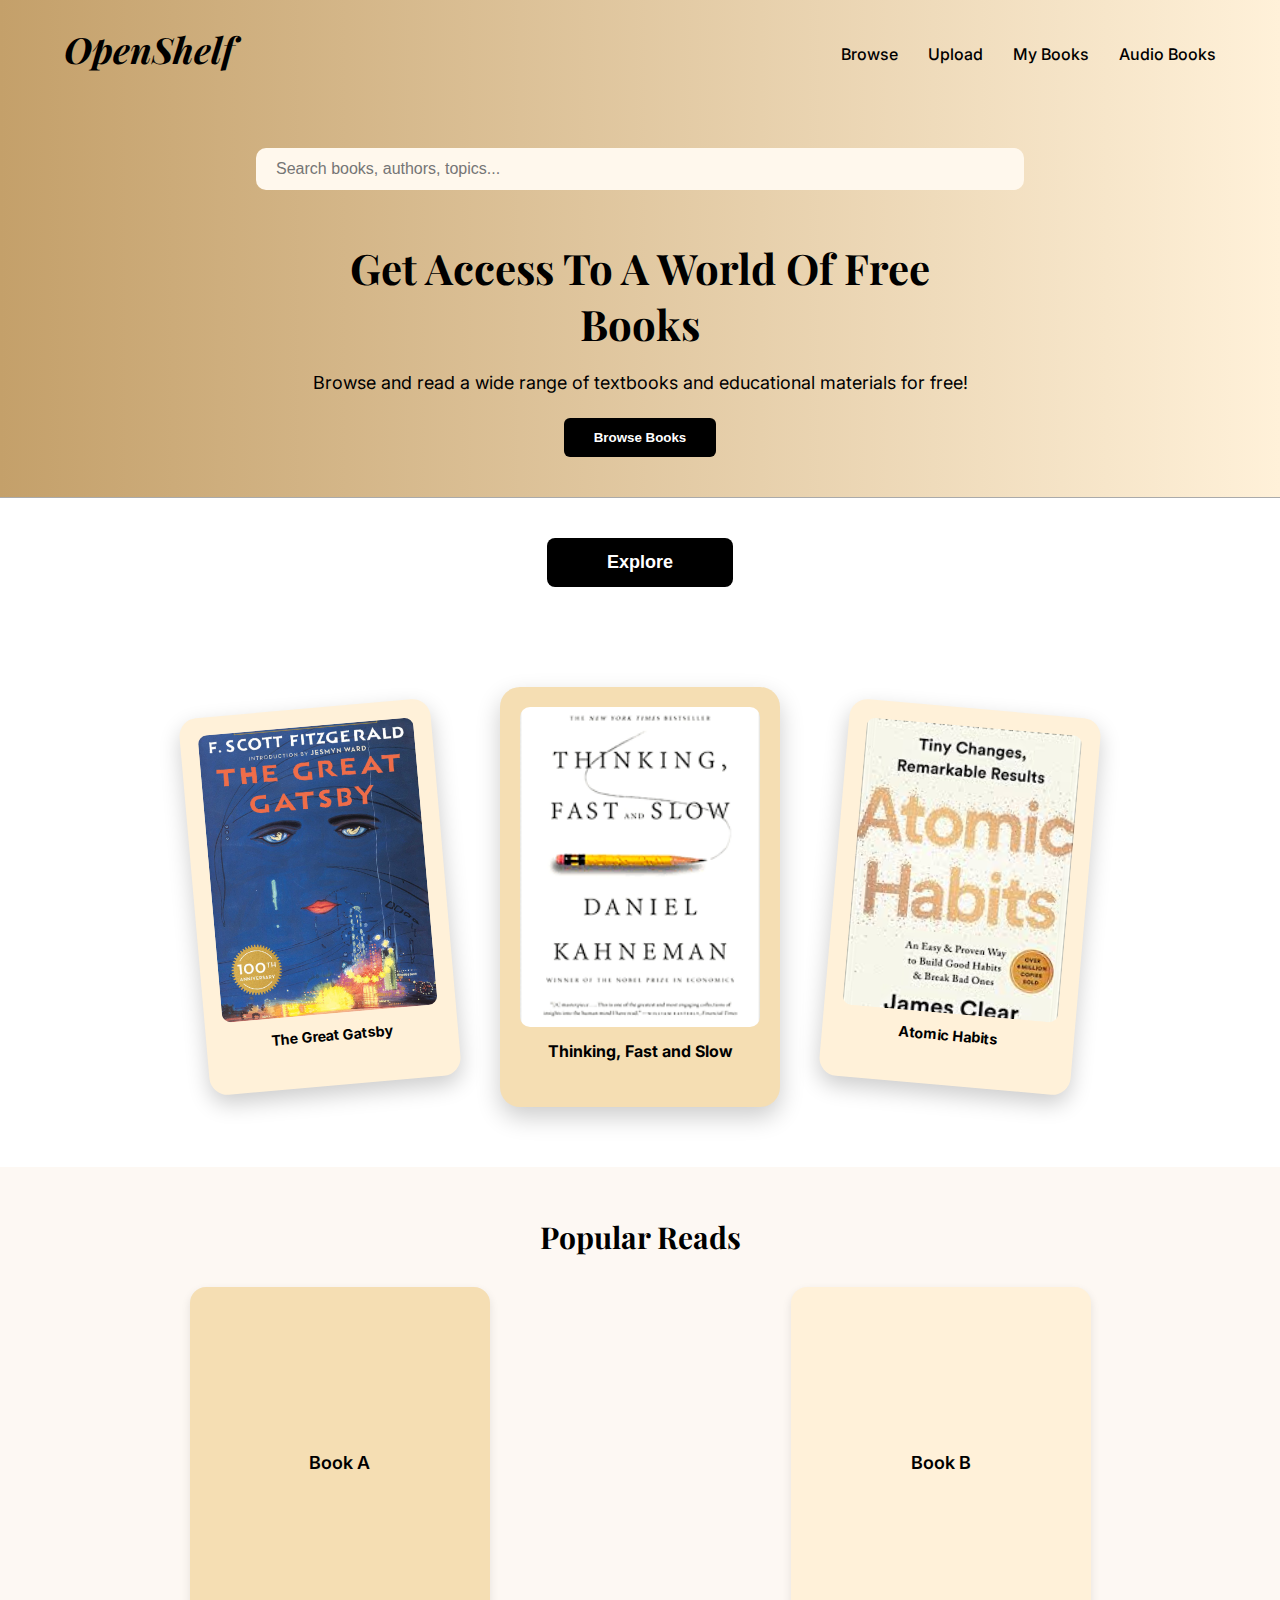
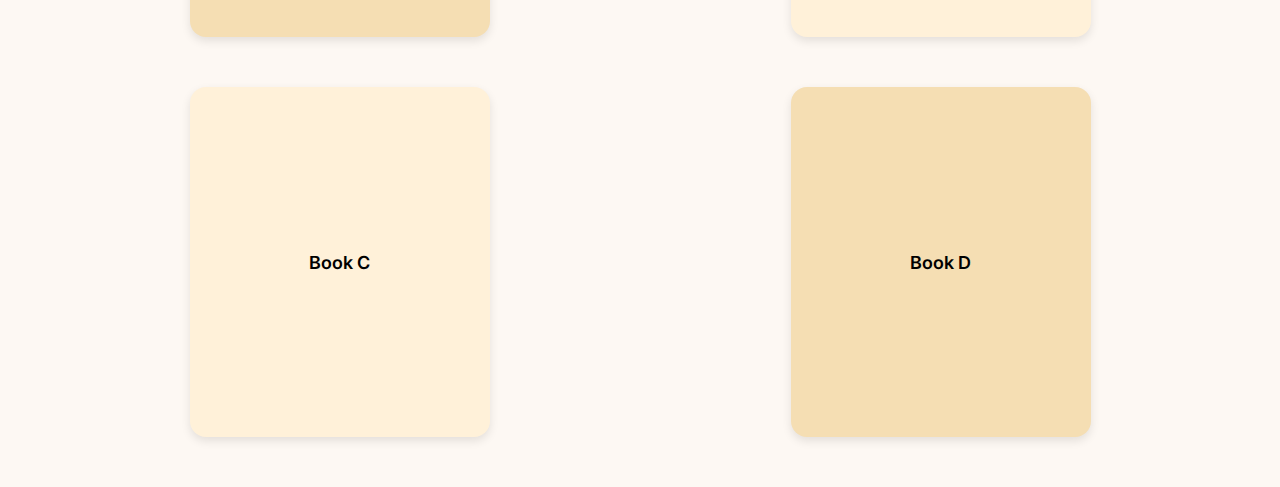
<file: index.html>
<!DOCTYPE html>
<html lang="en">
  <head>
    <meta charset="UTF-8" />
    <meta name="viewport" content="width=device-width, initial-scale=1.0" />
    <title>OpenShelf</title>
    <link rel="stylesheet" href="style.css" />
    <link
      href="https://fonts.googleapis.com/css2?family=Playfair+Display:wght@500;700&family=Inter&display=swap"
      rel="stylesheet"
    />
  </head>
  <body>
    <section class="hero">
      <nav class="navbar">
        <div class="logo">OpenShelf</div>

        <div class="nav-links" id="navLinks">
          <a href="#">Browse</a>
          <a href="uploadDocument.html">Upload</a>
          <a href="Book.html">My Books</a>
          <a href="audioPlayer.html">Audio Books</a>
          <!-- Auth buttons will be added by auth.js -->
        </div>
      </nav>

      <div class="hero-content">
        <input type="search" placeholder="Search books, authors, topics..." />
        <h1>
          Get Access To A World Of Free <br />
          Books
        </h1>
        <p>
          Browse and read a wide range of textbooks and educational materials
          for free!
        </p>
        <a href="/BrowseBooks/SchoolProject/index.html"
          ><button class="browse-btn">Browse Books</button></a
        >
      </div>
    </section>

    <div class="explore-wrapper">
      <button class="explore-btn">Explore</button>
    </div>

    <section class="carousel">
      <div class="card card-left">
        <img src="images/1.jpg" alt="Book 1" />
        <p>The Great Gatsby</p>
      </div>
      <div class="card card-center">
        <img src="images/2.png" alt="Book 2" />
        <p>Thinking, Fast and Slow</p>
      </div>
      <div class="card card-right">
        <img src="images/3.jpeg" alt="Book 3" />
        <p>Atomic Habits</p>
      </div>
    </section>

    <section class="popular">
      <h2>Popular Reads</h2>
      <div class="popular-grid">
        <div class="popular-box">Book A</div>
        <div class="popular-box">Book B</div>
        <div class="popular-box">Book C</div>
        <div class="popular-box">Book D</div>
      </div>
    </section>
    <script src="auth.js"></script>
  </body>
</html>
</file>
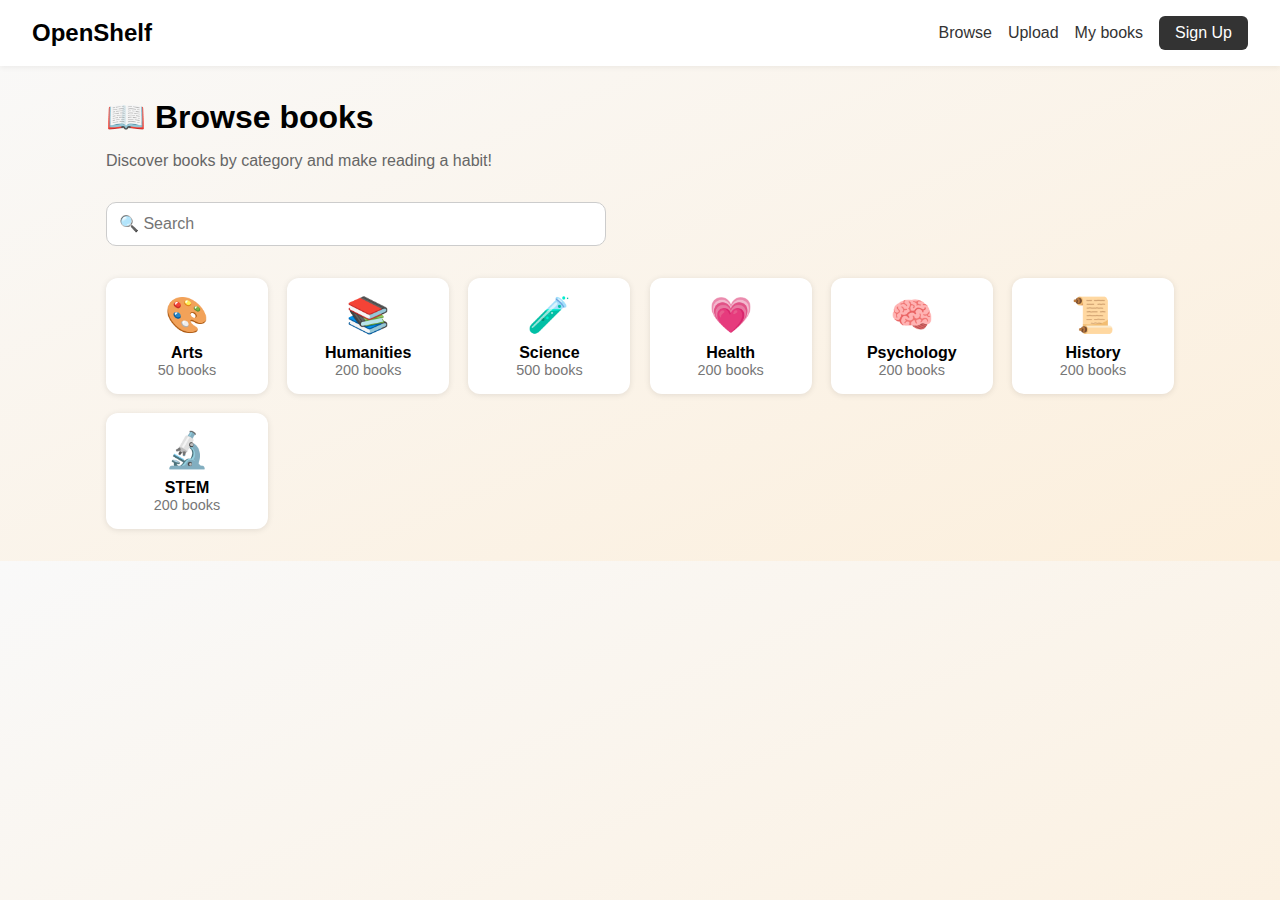
<file: BrowseBooks/SchoolProject/index.html>
<!DOCTYPE html>
<html lang="en">
  <head>
    <meta charset="UTF-8" />
    <meta name="viewport" content="width=device-width, initial-scale=1.0" />
    <title>OpenShelf - Browse Books</title>
    <link rel="stylesheet" href="style.css" />
  </head>
  <body>
    <header class="navbar">
      <div class="logo">OpenShelf</div>
      <nav>
        <a href="#">Browse</a>
        <a href="#">Upload</a>
        <a href="#">My books</a>
        <a href="signup.html"><button class="sign-up">Sign Up</button></a>
      </nav>
    </header>

    <main class="content">
      <section class="browse-header">
        <h1>📖 Browse books</h1>
        <p>Discover books by category and make reading a habit!</p>
        <input type="text" id="searchInput" placeholder="🔍 Search" />
      </section>

      <section class="categories" id="categories">
        <!-- Categories will be loaded here by JS -->
      </section>
    </main>

    <script src="script.js"></script>
  </body>
</html>
</file>
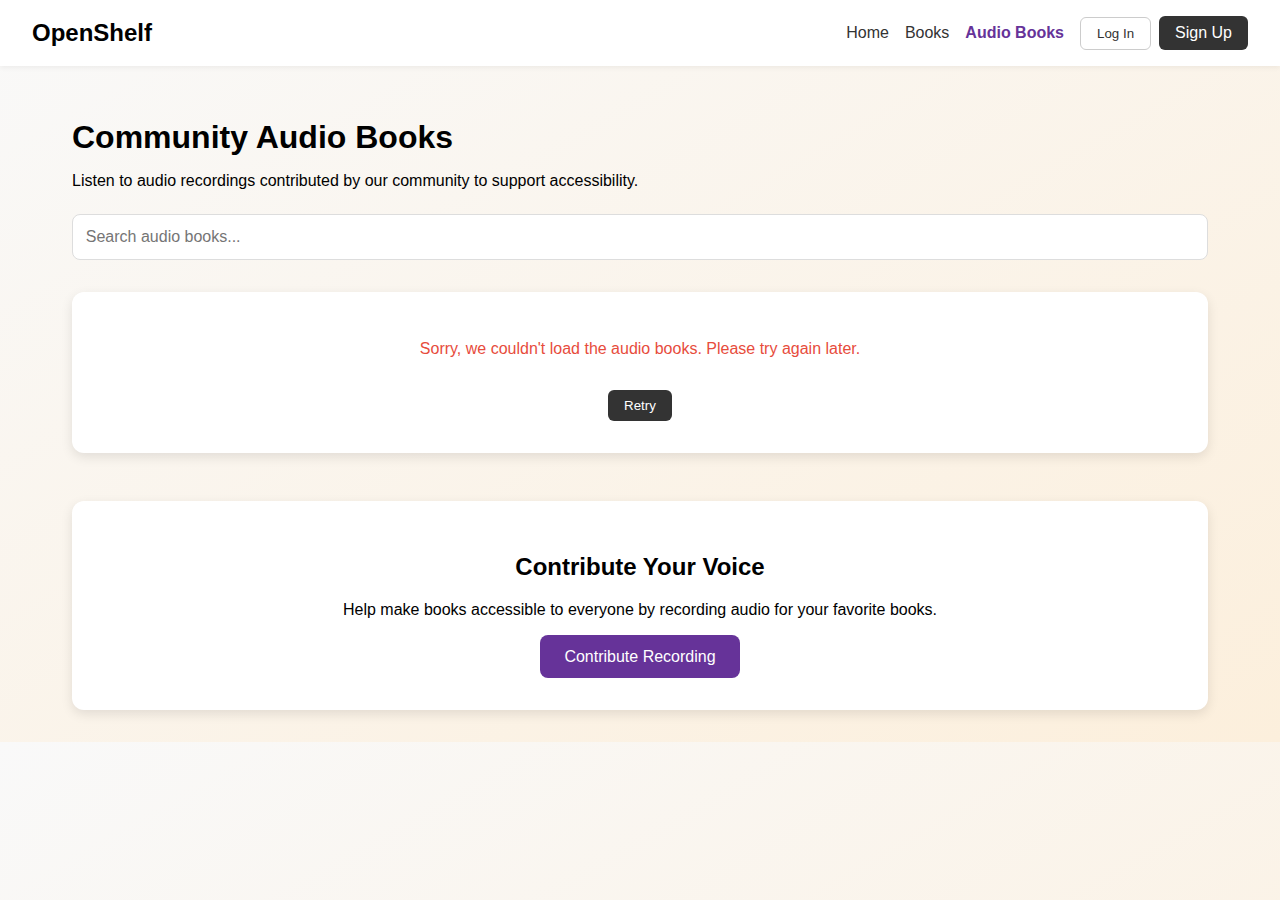
<file: audioPlayer.html>
<!DOCTYPE html>
<html lang="en">
  <head>
    <meta charset="UTF-8" />
    <meta name="viewport" content="width=device-width, initial-scale=1.0" />
    <title>Audio Books | OpenShelf</title>
    <link rel="stylesheet" href="audioPlayer.css" />
  </head>
  <body>
    <header class="navbar">
      <div class="logo">OpenShelf</div>
      <nav>
        <a href="index.html">Home</a>
        <a href="Book.html">Books</a>
        <a href="audioPlayer.html" class="active">Audio Books</a>
        <!-- Auth buttons will be added by auth.js -->
      </nav>
    </header>

    <main class="audio-content">
      <h1>Community Audio Books</h1>
      <p>
        Listen to audio recordings contributed by our community to support
        accessibility.
      </p>

      <div class="audio-search">
        <input
          type="text"
          id="audioSearchInput"
          placeholder="Search audio books..."
        />
      </div>

      <div class="audio-grid" id="audioGrid">
        <!-- Audio books will be loaded here by JS -->
      </div>

      <div class="contribute-section">
        <h2>Contribute Your Voice</h2>
        <p>
          Help make books accessible to everyone by recording audio for your
          favorite books.
        </p>
        <button id="contributeBtn" class="contribute-btn">
          Contribute Recording
        </button>
      </div>
    </main>

    <script src="audioPlayer.js"></script>
    <script src="auth.js"></script>
  </body>
</html>
</file>
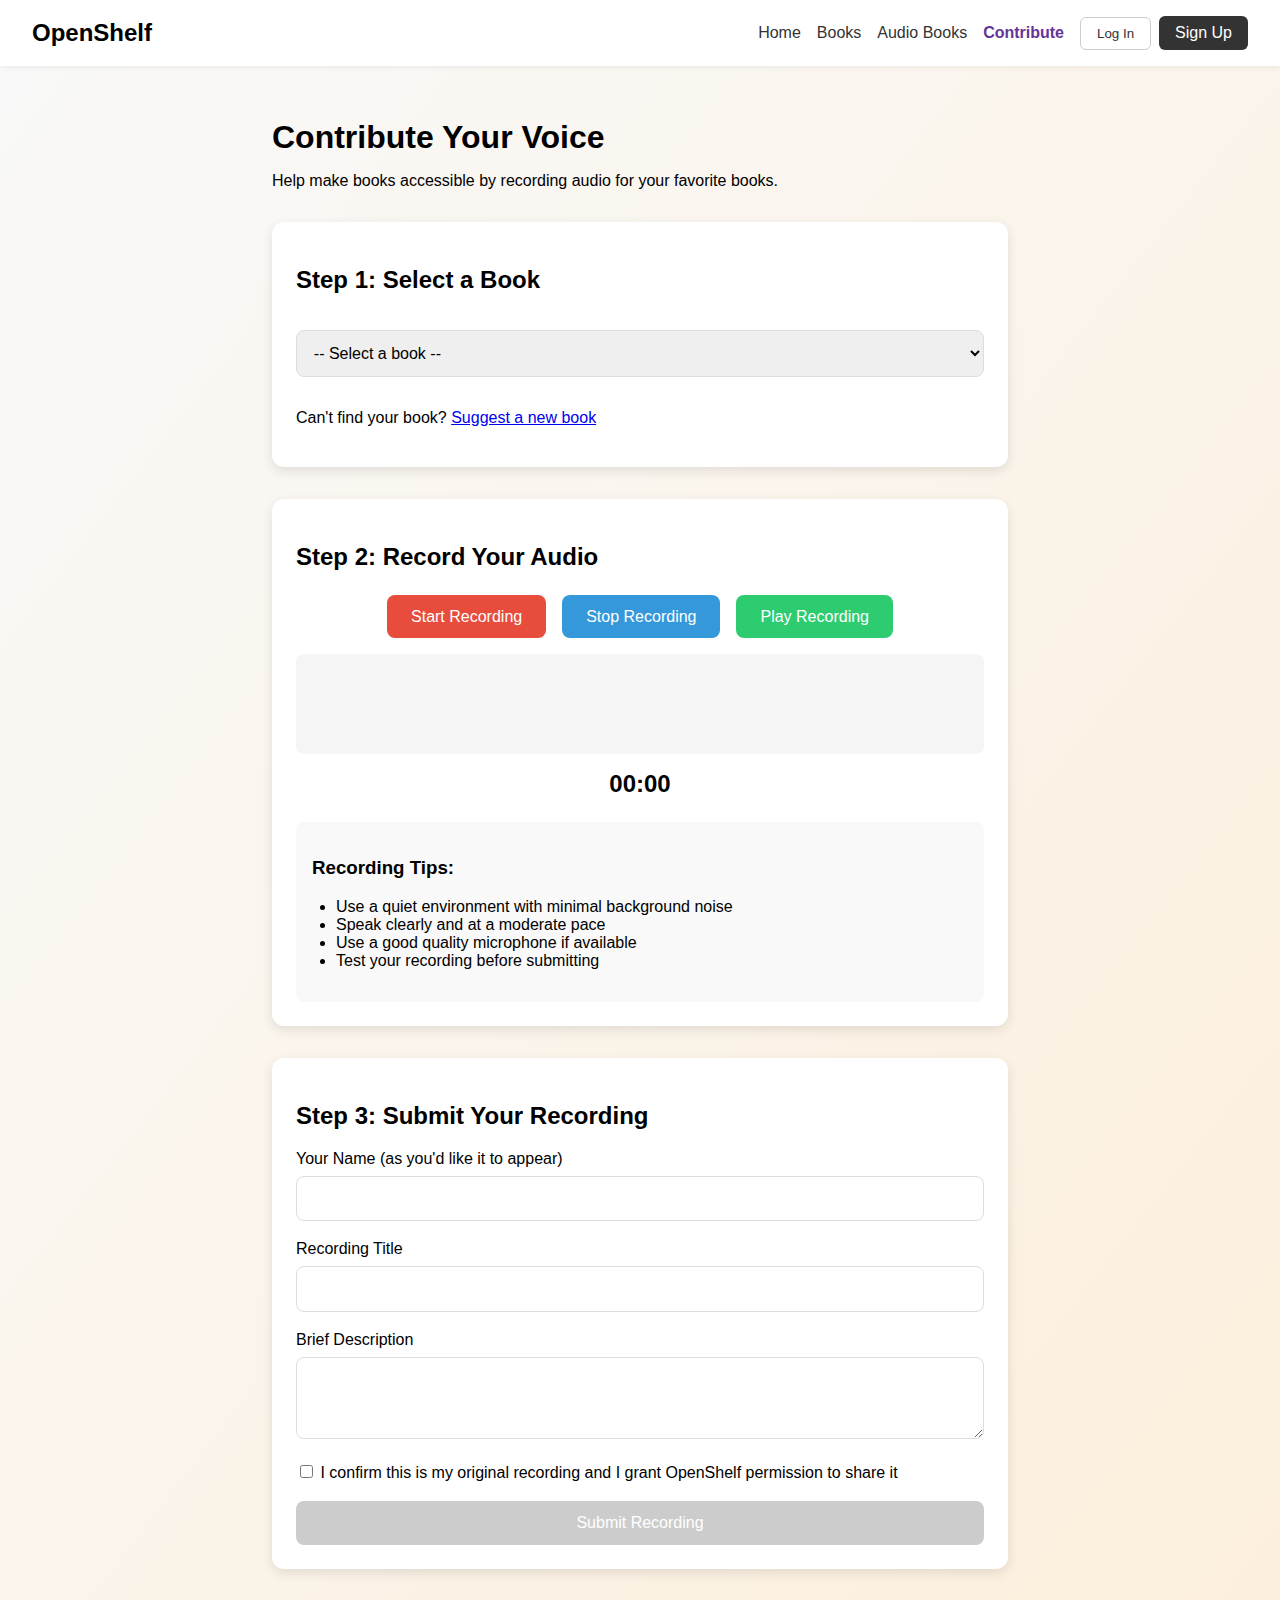
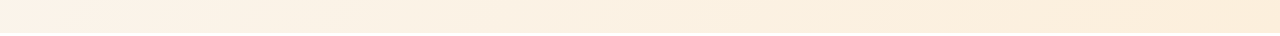
<file: contributeAudio.html>
<!DOCTYPE html>
<html lang="en">
  <head>
    <meta charset="UTF-8" />
    <meta name="viewport" content="width=device-width, initial-scale=1.0" />
    <title>Contribute Audio | OpenShelf</title>
    <link rel="stylesheet" href="audioPlayer.css" />
    <link rel="stylesheet" href="contributeAudio.css" />
  </head>
  <body>
    <header class="navbar">
      <div class="logo">OpenShelf</div>
      <nav>
        <a href="index.html">Home</a>
        <a href="Book.html">Books</a>
        <a href="audioPlayer.html">Audio Books</a>
        <a href="contributeAudio.html" class="active">Contribute</a>
        <!-- Auth buttons will be added by auth.js -->
      </nav>
    </header>

    <main class="contribute-content">
      <h1>Contribute Your Voice</h1>
      <p>
        Help make books accessible by recording audio for your favorite books.
      </p>

      <div class="book-selection">
        <h2>Step 1: Select a Book</h2>
        <select id="bookSelect">
          <option value="">-- Select a book --</option>
          <!-- Books will be populated by JavaScript -->
        </select>
        <p>Can't find your book? <a href="#">Suggest a new book</a></p>
      </div>

      <div class="recording-section">
        <h2>Step 2: Record Your Audio</h2>
        <div class="recorder-container">
          <div class="recorder-controls">
            <button id="startRecording" class="record-btn">
              Start Recording
            </button>
            <button id="stopRecording" class="record-btn" disabled>
              Stop Recording
            </button>
            <button id="playRecording" class="record-btn" disabled>
              Play Recording
            </button>
          </div>
          <div class="recorder-visualizer">
            <canvas id="audioVisualizer"></canvas>
          </div>
          <div class="recorder-timer">00:00</div>
        </div>
        <div class="recording-tips">
          <h3>Recording Tips:</h3>
          <ul>
            <li>Use a quiet environment with minimal background noise</li>
            <li>Speak clearly and at a moderate pace</li>
            <li>Use a good quality microphone if available</li>
            <li>Test your recording before submitting</li>
          </ul>
        </div>
      </div>

      <div class="submission-section">
        <h2>Step 3: Submit Your Recording</h2>
        <form id="audioSubmissionForm">
          <div class="form-group">
            <label for="contributorName"
              >Your Name (as you'd like it to appear)</label
            >
            <input type="text" id="contributorName" required />
          </div>
          <div class="form-group">
            <label for="recordingTitle">Recording Title</label>
            <input type="text" id="recordingTitle" required />
          </div>
          <div class="form-group">
            <label for="recordingDescription">Brief Description</label>
            <textarea id="recordingDescription" rows="3"></textarea>
          </div>
          <div class="form-group">
            <label>
              <input type="checkbox" id="termsAgreement" required />
              I confirm this is my original recording and I grant OpenShelf
              permission to share it
            </label>
          </div>
          <button
            type="submit"
            id="submitRecording"
            class="submit-btn"
            disabled
          >
            Submit Recording
          </button>
        </form>
      </div>
    </main>

    <script src="contributeAudio.js"></script>
    <script src="auth.js"></script>
  </body>
</html>
</file>
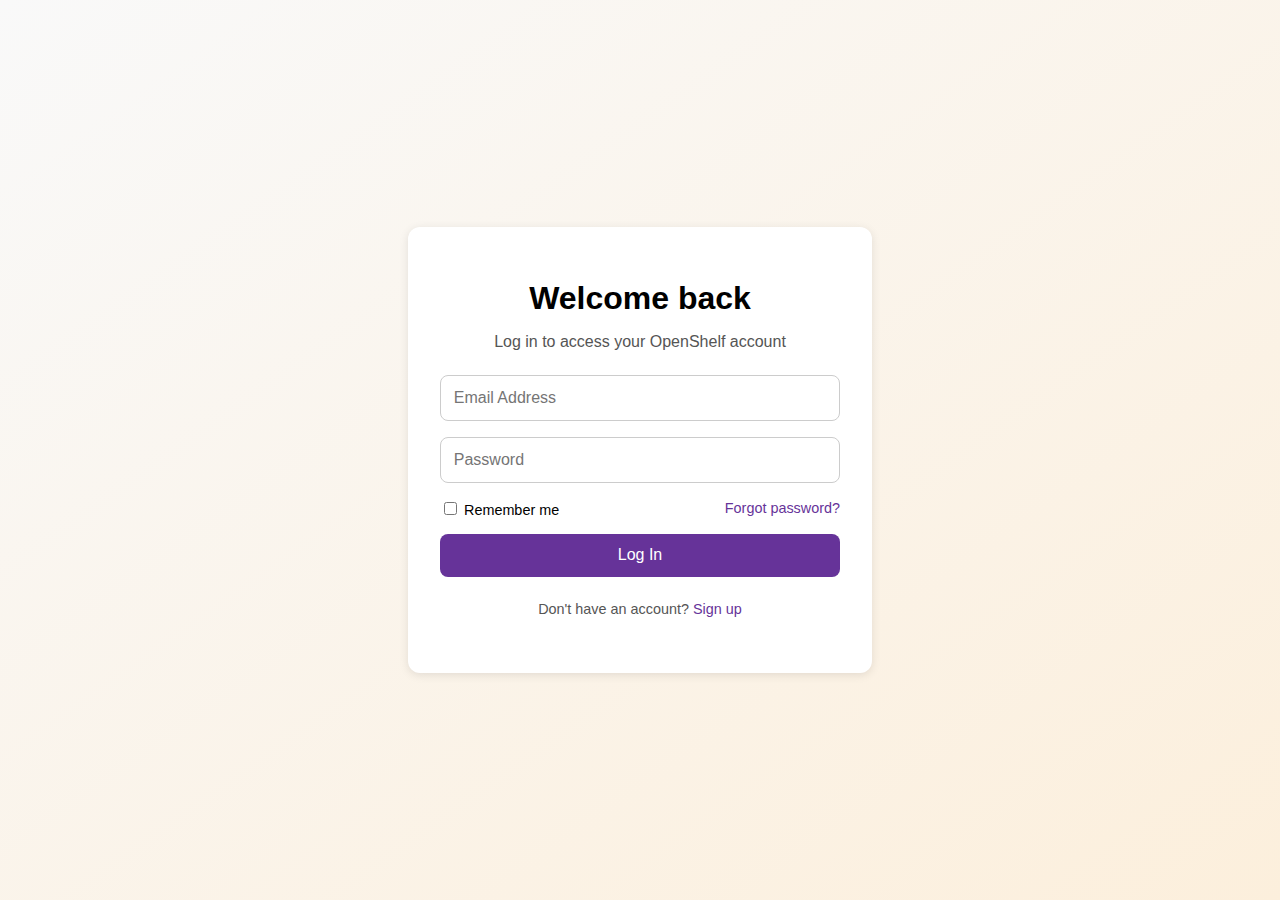
<file: login.html>
<!DOCTYPE html>
<html lang="en">
  <head>
    <meta charset="UTF-8" />
    <meta name="viewport" content="width=device-width, initial-scale=1.0" />
    <title>Log In - OpenShelf</title>
    <link rel="stylesheet" href="login.css" />
  </head>
  <body>
    <div class="login-container">
      <h1>Welcome back</h1>
      <p>Log in to access your OpenShelf account</p>

      <form id="loginForm">
        <input type="email" id="email" placeholder="Email Address" required />
        <input type="password" id="password" placeholder="Password" required />
        <div class="remember-forgot">
          <label>
            <input type="checkbox" id="rememberMe" />
            Remember me
          </label>
          <a href="#" class="forgot-password">Forgot password?</a>
        </div>
        <button type="submit">Log In</button>
      </form>

      <p class="message" id="message"></p>
      <p class="signup-link">Don't have an account? <a href="signup.html">Sign up</a></p>
    </div>

    <script src="login.js"></script>
  </body>
</html>
</file>
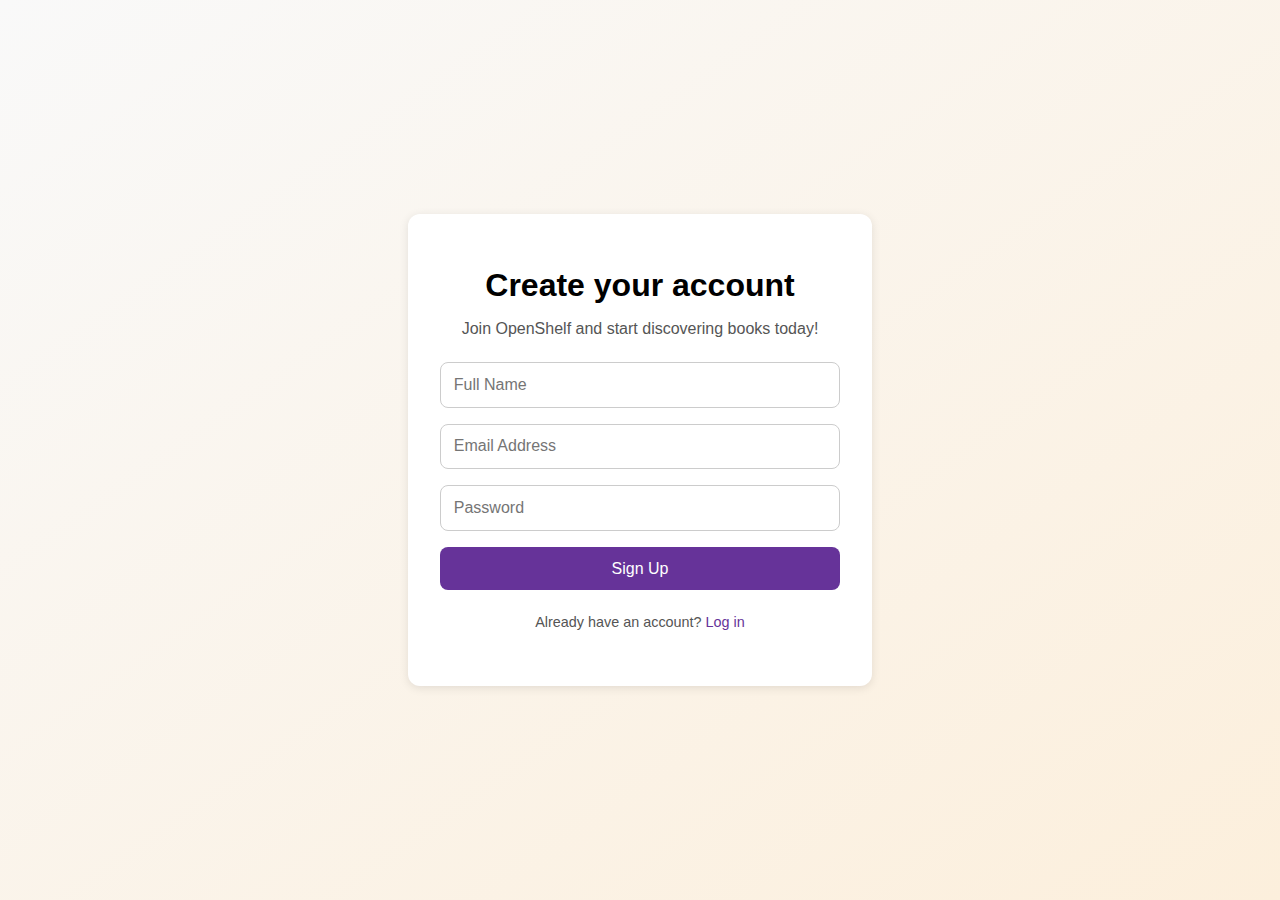
<file: signup.html>
<!DOCTYPE html>
<html lang="en">
  <head>
    <meta charset="UTF-8" />
    <meta name="viewport" content="width=device-width, initial-scale=1.0" />
    <title>Sign Up - OpenShelf</title>
    <link rel="stylesheet" href="signup.css" />
  </head>
  <body>
    <div class="signup-container">
      <h1>Create your account</h1>
      <p>Join OpenShelf and start discovering books today!</p>

      <form id="signupForm">
        <input type="text" id="name" placeholder="Full Name" required />
        <input type="email" id="email" placeholder="Email Address" required />
        <input type="password" id="password" placeholder="Password" required />
        <button type="submit">Sign Up</button>
      </form>

      <p class="message" id="message"></p>
      <p class="login-link">
        Already have an account? <a href="login.html">Log in</a>
      </p>
    </div>

    <script src="signup.js"></script>
  </body>
</html>
</file>
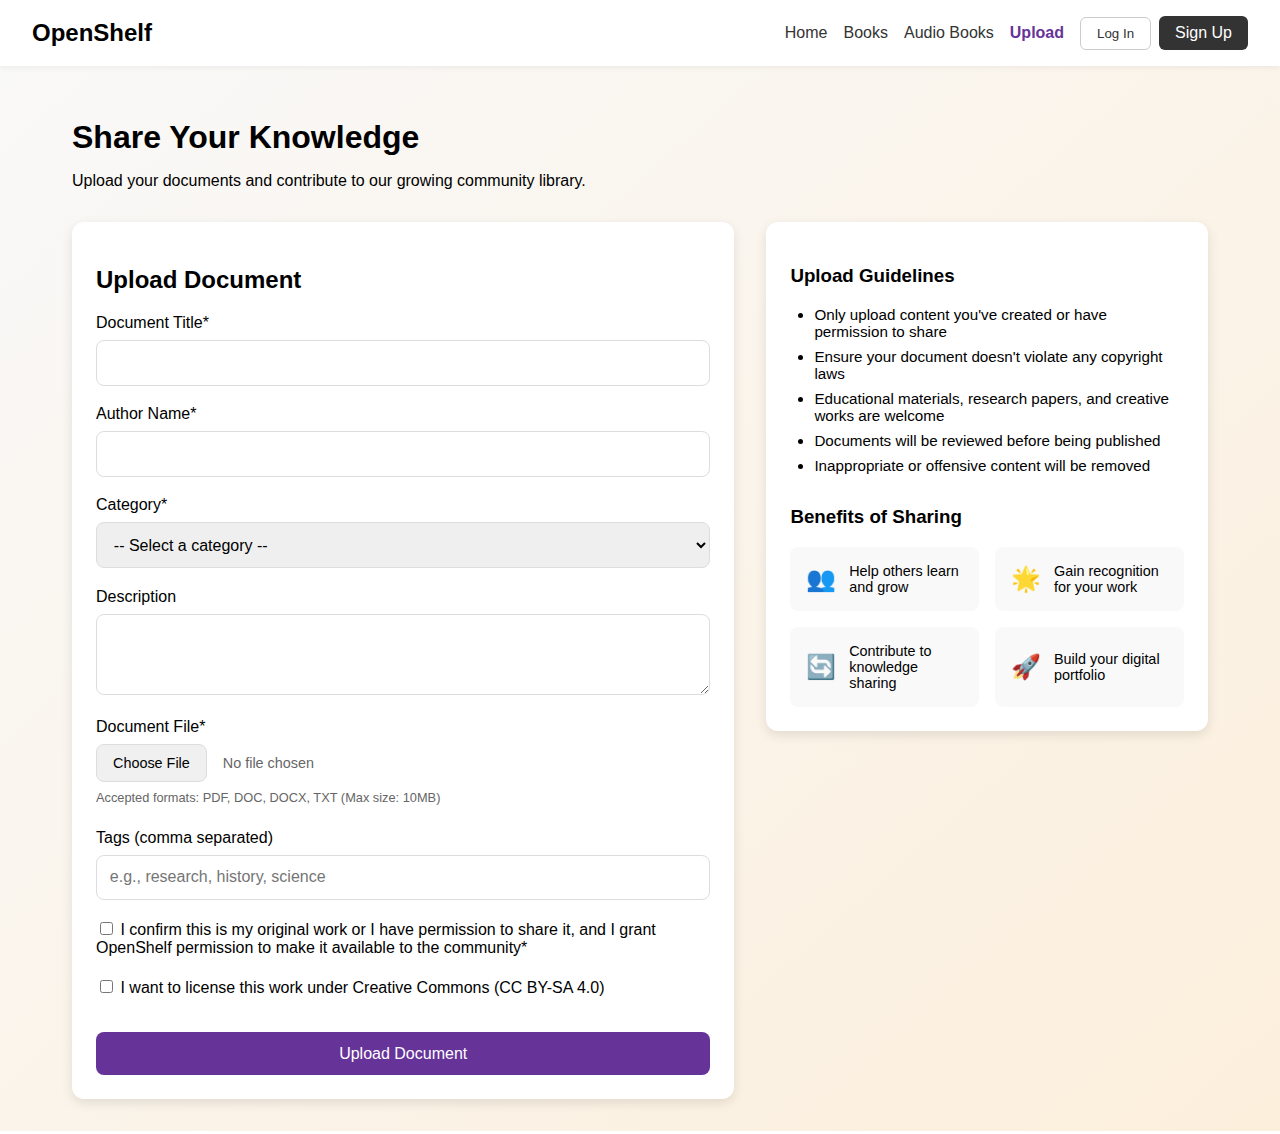
<file: uploadDocument.html>
<!DOCTYPE html>
<html lang="en">
  <head>
    <meta charset="UTF-8" />
    <meta name="viewport" content="width=device-width, initial-scale=1.0" />
    <title>Upload Document | OpenShelf</title>
    <link rel="stylesheet" href="uploadDocument.css" />
  </head>
  <body>
    <header class="navbar">
      <div class="logo">OpenShelf</div>
      <nav>
        <a href="index.html">Home</a>
        <a href="Book.html">Books</a>
        <a href="audioPlayer.html">Audio Books</a>
        <a href="uploadDocument.html" class="active">Upload</a>
        <!-- Auth buttons will be added by auth.js -->
      </nav>
    </header>

    <main class="upload-content">
      <h1>Share Your Knowledge</h1>
      <p>
        Upload your documents and contribute to our growing community library.
      </p>

      <div class="upload-container">
        <div class="upload-section">
          <h2>Upload Document</h2>
          <form id="documentUploadForm">
            <div class="form-group">
              <label for="documentTitle">Document Title*</label>
              <input type="text" id="documentTitle" required />
            </div>

            <div class="form-group">
              <label for="authorName">Author Name*</label>
              <input type="text" id="authorName" required />
            </div>

            <div class="form-group">
              <label for="documentCategory">Category*</label>
              <select id="documentCategory" required>
                <option value="">-- Select a category --</option>
                <option value="education">Education</option>
                <option value="science">Science</option>
                <option value="literature">Literature</option>
                <option value="technology">Technology</option>
                <option value="arts">Arts</option>
                <option value="history">History</option>
                <option value="other">Other</option>
              </select>
            </div>

            <div class="form-group">
              <label for="documentDescription">Description</label>
              <textarea id="documentDescription" rows="3"></textarea>
            </div>

            <div class="form-group file-upload-group">
              <label for="documentFile">Document File*</label>
              <div class="file-upload-container">
                <input
                  type="file"
                  id="documentFile"
                  accept=".pdf,.doc,.docx,.txt"
                  required
                />
                <div class="file-upload-button">Choose File</div>
                <div class="file-name">No file chosen</div>
              </div>
              <div class="file-requirements">
                Accepted formats: PDF, DOC, DOCX, TXT (Max size: 10MB)
              </div>
            </div>

            <div class="form-group">
              <label for="documentTags">Tags (comma separated)</label>
              <input
                type="text"
                id="documentTags"
                placeholder="e.g., research, history, science"
              />
            </div>

            <div class="form-group">
              <label>
                <input type="checkbox" id="termsAgreement" required />
                I confirm this is my original work or I have permission to share
                it, and I grant OpenShelf permission to make it available to the
                community*
              </label>
            </div>

            <div class="form-group">
              <label>
                <input type="checkbox" id="licenseAgreement" />
                I want to license this work under Creative Commons (CC BY-SA
                4.0)
              </label>
            </div>

            <button type="submit" id="submitDocument" class="submit-btn">
              Upload Document
            </button>
          </form>
        </div>

        <div class="upload-guidelines">
          <h3>Upload Guidelines</h3>
          <ul>
            <li>
              Only upload content you've created or have permission to share
            </li>
            <li>Ensure your document doesn't violate any copyright laws</li>
            <li>
              Educational materials, research papers, and creative works are
              welcome
            </li>
            <li>Documents will be reviewed before being published</li>
            <li>Inappropriate or offensive content will be removed</li>
          </ul>

          <div class="benefits-section">
            <h3>Benefits of Sharing</h3>
            <div class="benefits-grid">
              <div class="benefit-item">
                <div class="benefit-icon">👥</div>
                <div class="benefit-text">Help others learn and grow</div>
              </div>
              <div class="benefit-item">
                <div class="benefit-icon">🌟</div>
                <div class="benefit-text">Gain recognition for your work</div>
              </div>
              <div class="benefit-item">
                <div class="benefit-icon">🔄</div>
                <div class="benefit-text">Contribute to knowledge sharing</div>
              </div>
              <div class="benefit-item">
                <div class="benefit-icon">🚀</div>
                <div class="benefit-text">Build your digital portfolio</div>
              </div>
            </div>
          </div>
        </div>
      </div>
    </main>

    <script src="uploadDocument.js"></script>
    <script src="auth.js"></script>
  </body>
</html>
</file>
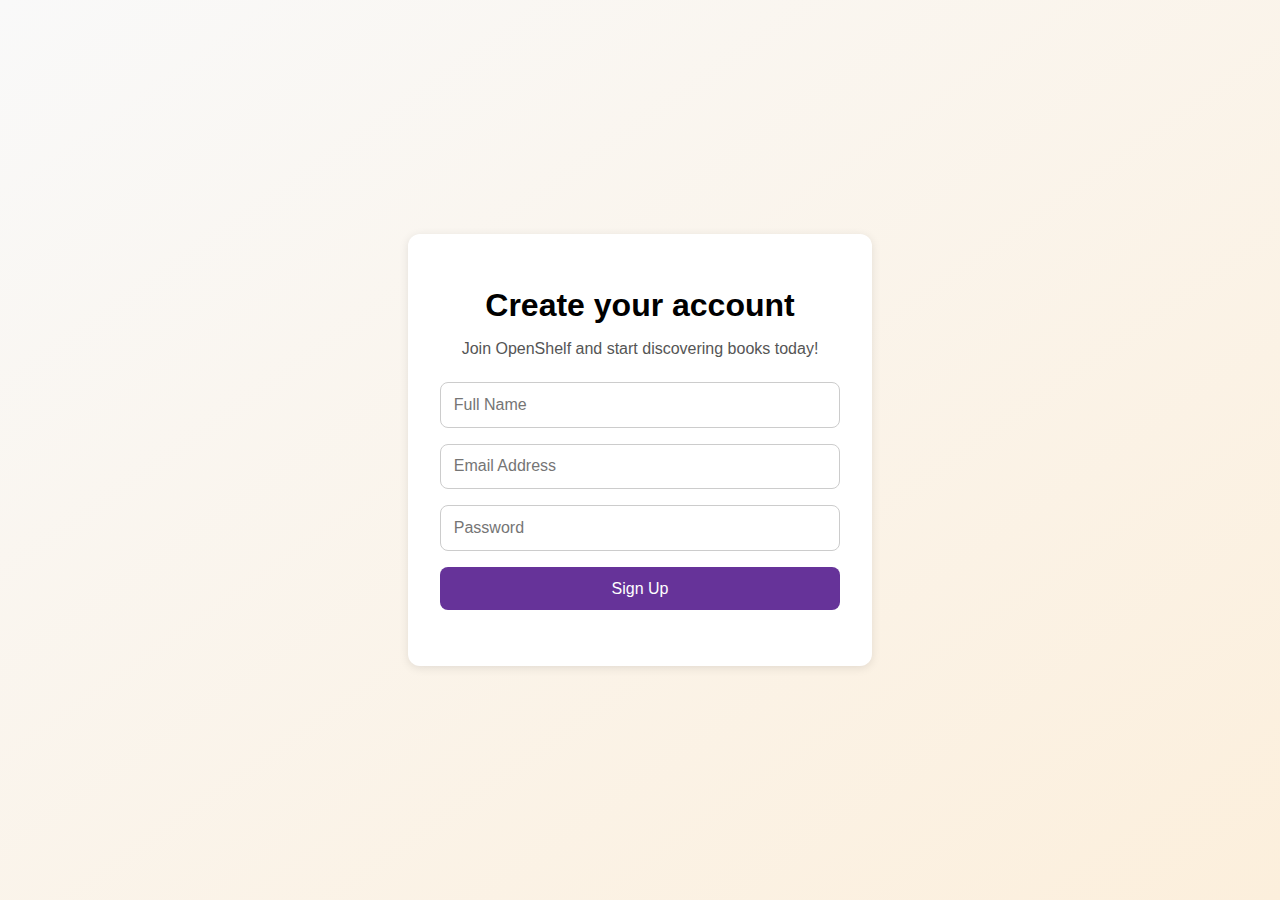
<file: BrowseBooks/SchoolProject/signup.html>
<!DOCTYPE html>
<html lang="en">
  <head>
    <meta charset="UTF-8" />
    <meta name="viewport" content="width=device-width, initial-scale=1.0" />
    <title>Sign Up - OpenShelf</title>
    <link rel="stylesheet" href="signup.css" />
  </head>
  <body>
    <div class="signup-container">
      <h1>Create your account</h1>
      <p>Join OpenShelf and start discovering books today!</p>

      <form id="signupForm">
        <input type="text" id="name" placeholder="Full Name" required />
        <input type="email" id="email" placeholder="Email Address" required />
        <input type="password" id="password" placeholder="Password" required />
        <button type="submit">Sign Up</button>
      </form>

      <p class="message" id="message"></p>
    </div>

    <script src="signup.js"></script>
  </body>
</html>
</file>
<file: style.css>
* {
  margin: 0;
  padding: 0;
  box-sizing: border-box;
}

body {
  font-family: "Inter", sans-serif;
  color: black;
  background: white;
}

h1,
h2,
h3,
.logo {
  font-family: "Playfair Display", serif;
}

.navbar {
  display: flex;
  justify-content: space-between;
  align-items: center;
  padding: 25px 5%;
  flex-wrap: wrap;
}

.logo {
  font-size: 36px;
  font-style: italic;
  font-weight: bold;
  margin-bottom: 10px;
}

.nav-links {
  display: flex;
  gap: 30px;
  align-items: center;
  flex-wrap: wrap;
}

.nav-links a {
  text-decoration: none;
  color: black;
  font-weight: 500;
  position: relative;
  transition: color 0.5s ease-in-out;
}

.nav-links a::after {
  content: "";
  position: absolute;
  height: 2px;
  background: black;
  width: 0;
  left: 0;
  bottom: -3px;
  transition: width 0.3s ease;
}

.nav-links a:hover::after {
  width: 100%;
}

button {
  transition: all 0.5s ease-in-out;
  cursor: pointer;
}

button:hover {
  background: whitesmoke;
  color: black;
}

.signup-btn {
  padding: 10px 20px;
  background: black;
  color: white;
  border: none;
  border-radius: 5px;
  font-weight: 600;
}

.hero {
  background: linear-gradient(to right, #c4a06a, #fff1d9);
  padding-bottom: 40px;
  border-bottom: 1px solid #aaa;
}

.hero-content {
  text-align: center;
  margin-top: 40px;
}

.hero-content input {
  padding: 12px 20px;
  border-radius: 10px;
  border: none;
  width: 60%;
  background: #fff8ed;
  margin-bottom: 30px;
  font-size: 16px;
}

.hero-content h1 {
  font-size: 42px;
  margin: 20px 0;
}

.hero-content p {
  font-size: 18px;
  margin-bottom: 25px;
}

.browse-btn {
  padding: 12px 30px;
  background: black;
  color: white;
  border: none;
  border-radius: 6px;
  font-weight: 600;
}

.explore-wrapper {
  display: flex;
  justify-content: center;
  margin: 40px 0;
}

.explore-btn {
  padding: 14px 60px;
  font-size: 18px;
  font-weight: 700;
  background: black;
  color: white;
  border: none;
  border-radius: 8px;
}

.carousel {
  display: flex;
  justify-content: center;
  align-items: center;
  gap: 40px;
  padding: 60px 5%;
  flex-wrap: wrap;
  position: relative;
}

.card {
  width: 280px;
  height: 420px;
  background-color: #f5deb3;
  border-radius: 20px;
  box-shadow: 0 10px 25px rgba(0, 0, 0, 0.2);
  text-align: center;
  padding: 20px;
  transition: transform 0.3s ease;
  position: relative;
}

.card:hover {
  transform: scale(1.05);
  box-shadow: 0 10px 10px rgba(41, 40, 40, 0.2);
}

.card img {
  width: 100%;
  height: 320px;
  object-fit: cover;
  border-radius: 10px;
  margin-bottom: 10px;
}

.card p {
  font-weight: bold;
  font-size: 16px;
}

.card-center {
  z-index: 2;
  transform: scale(1);
  top: 0;
}

.card-left {
  transform: rotate(-5deg) scale(0.9);
  z-index: 1;
}

.card-right {
  transform: rotate(5deg) scale(0.9);
  z-index: 1;
}

.card-left,
.card-right {
  background-color: #fff1d9;
}

.popular {
  padding: 50px 5%;
  background: #fdf8f3;
  text-align: center;
}

.popular h2 {
  font-size: 30px;
  margin-bottom: 30px;
}

.popular-grid {
  display: grid;
  grid-template-columns: repeat(2, 1fr);
  gap: 50px;
  justify-content: center;
  align-items: center;
}

.popular-box {
  margin: 0 auto;
  width: 80%;
  max-width: 300px;
  height: 350px;
  border-radius: 16px;
  display: flex;
  justify-content: center;
  align-items: center;
  font-weight: 600;
  font-size: 18px;
  background: #f5deb3;
  transition: transform 0.3s;
  box-shadow: 0 4px 10px rgba(0, 0, 0, 0.1);
}

.popular-box:nth-child(2),
.popular-box:nth-child(3) {
  background: #fff1d9;
}

.popular-box:hover {
  transform: scale(1.05);
}

@media (max-width: 768px) {
  .navbar {
    flex-direction: column;
    align-items: center;
  }

  .logo {
    text-align: center;
    margin-bottom: 10px;
  }

  .nav-links {
    justify-content: center;
    flex-direction: row;
    gap: 15px;
  }

  .hero-content input {
    width: 85%;
  }

  .carousel {
    flex-direction: column;
  }

  .popular-grid {
    grid-template-columns: 1fr;
  }
}

@media (max-width: 480px) {
  .logo {
    font-size: 28px;
  }

  .hero-content h1 {
    font-size: 28px;
  }

  .hero-content p {
    font-size: 16px;
  }

  .browse-btn,
  .explore-btn,
  .signup-btn {
    font-size: 16px;
    padding: 10px 20px;
  }
}
</file>
<file: BrowseBooks/SchoolProject/style.css>
* {
  box-sizing: border-box;
}

body {
  margin: 0;
  font-family: "Segoe UI", sans-serif;
  background: linear-gradient(to bottom right, #f9f9f9, #fcefdc);
}

.navbar {
  display: flex;
  flex-wrap: wrap;
  justify-content: space-between;
  align-items: center;
  padding: 1rem 2rem;
  background-color: #fff;
  box-shadow: 0 2px 5px rgba(0, 0, 0, 0.05);
}

.logo {
  font-weight: bold;
  font-size: 1.5rem;
}

nav {
  display: flex;
  align-items: center;
  gap: 1rem;
  flex-wrap: wrap;
}

nav a {
  text-decoration: none;
  color: #333;
  font-size: 1rem;
}

.sign-up {
  background-color: #333;
  color: #fff;
  border: none;
  padding: 0.5rem 1rem;
  border-radius: 6px;
  cursor: pointer;
  font-size: 1rem;
}

.content {
  padding: 2rem 1rem;
  max-width: 1100px;
  margin: 0 auto;
}

.browse-header h1 {
  font-size: 2rem;
  margin: 0;
}

.browse-header p {
  color: #666;
  margin-bottom: 1rem;
}

#searchInput {
  padding: 0.75rem;
  width: 100%;
  max-width: 500px;
  border-radius: 10px;
  border: 1px solid #ccc;
  font-size: 1rem;
  margin-top: 1rem;
}

.categories {
  display: grid;
  grid-template-columns: repeat(auto-fit, minmax(140px, 1fr));
  gap: 1.2rem;
  margin-top: 2rem;
}

.category-card {
  background-color: #fff;
  border-radius: 12px;
  padding: 1rem;
  box-shadow: 0 1px 6px rgba(0, 0, 0, 0.1);
  text-align: center;
  cursor: pointer;
  transition: transform 0.2s ease;
}

.category-card:hover {
  transform: translateY(-4px);
}

.category-icon {
  font-size: 2.2rem;
  margin-bottom: 0.5rem;
  color: rebeccapurple;
}

.category-title {
  font-weight: bold;
}

.category-count {
  color: #777;
  font-size: 0.9rem;
}

/* Responsive tweaks */
@media (max-width: 768px) {
  .navbar {
    flex-direction: column;
    align-items: flex-start;
    gap: 0.5rem;
  }

  nav {
    flex-direction: column;
    align-items: flex-start;
  }

  .browse-header h1 {
    font-size: 1.6rem;
  }

  .categories {
    grid-template-columns: repeat(auto-fit, minmax(120px, 1fr));
  }
}

@media (max-width: 480px) {
  .browse-header h1 {
    font-size: 1.3rem;
  }

  .browse-header p {
    font-size: 0.9rem;
  }

  .category-icon {
    font-size: 1.8rem;
  }
}
</file>
<file: audioPlayer.css>
* {
  box-sizing: border-box;
}

body {
  margin: 0;
  font-family: "Segoe UI", sans-serif;
  background: linear-gradient(to bottom right, #f9f9f9, #fcefdc);
}

.navbar {
  display: flex;
  justify-content: space-between;
  align-items: center;
  padding: 1rem 2rem;
  background-color: #fff;
  box-shadow: 0 2px 5px rgba(0, 0, 0, 0.05);
}

.logo {
  font-weight: bold;
  font-size: 1.5rem;
}

nav {
  display: flex;
  align-items: center;
  gap: 1rem;
}

nav a {
  text-decoration: none;
  color: #333;
  font-size: 1rem;
}

nav a.active {
  font-weight: bold;
  color: rebeccapurple;
}

.sign-up {
  background-color: #333;
  color: #fff;
  border: none;
  padding: 0.5rem 1rem;
  border-radius: 6px;
  cursor: pointer;
  font-size: 1rem;
}

.audio-content {
  padding: 2rem;
  max-width: 1200px;
  margin: 0 auto;
}

.audio-content h1 {
  margin-bottom: 0.5rem;
}

.audio-search {
  margin: 1.5rem 0;
}

#audioSearchInput {
  width: 100%;
  padding: 0.8rem;
  border-radius: 8px;
  border: 1px solid #ddd;
  font-size: 1rem;
}

.audio-grid {
  display: grid;
  grid-template-columns: repeat(auto-fill, minmax(280px, 1fr));
  gap: 1.5rem;
  margin: 2rem 0;
}

.audio-card {
  background: white;
  border-radius: 12px;
  overflow: hidden;
  box-shadow: 0 4px 12px rgba(0, 0, 0, 0.1);
}

.audio-card-img {
  height: 180px;
  background-size: cover;
  background-position: center;
}

.audio-card-content {
  padding: 1rem;
}

.audio-title {
  font-weight: bold;
  margin-bottom: 0.3rem;
}

.audio-contributor {
  color: #666;
  font-size: 0.9rem;
  margin-bottom: 0.8rem;
}

.audio-player {
  width: 100%;
  margin-bottom: 0.5rem;
}

.contribute-section {
  background: white;
  padding: 2rem;
  border-radius: 12px;
  text-align: center;
  margin-top: 3rem;
  box-shadow: 0 4px 12px rgba(0, 0, 0, 0.1);
}

.contribute-btn {
  background: rebeccapurple;
  color: white;
  border: none;
  padding: 0.8rem 1.5rem;
  border-radius: 8px;
  font-size: 1rem;
  cursor: pointer;
  transition: background 0.2s;
}

.contribute-btn:hover {
  background: #5e2f91;
}

/* Responsive styles */
@media (max-width: 768px) {
  .audio-grid {
    grid-template-columns: repeat(auto-fill, minmax(220px, 1fr));
  }

  .navbar {
    flex-direction: column;
    padding: 1rem;
  }

  nav {
    margin-top: 1rem;
    width: 100%;
    justify-content: space-around;
  }
}

@media (max-width: 480px) {
  .audio-grid {
    grid-template-columns: 1fr;
  }

  .audio-content {
    padding: 1rem;
  }

  .contribute-section {
    padding: 1.5rem 1rem;
  }
}

/* Add these styles for the custom audio player */
.custom-audio-player {
  width: 100%;
  margin: 1rem 0;
  border-radius: 8px;
  background: #f8f8f8;
  padding: 0.8rem;
}

.player-controls {
  display: flex;
  align-items: center;
  gap: 0.8rem;
}

.play-pause-btn {
  background: rebeccapurple;
  color: white;
  border: none;
  width: 36px;
  height: 36px;
  border-radius: 50%;
  display: flex;
  align-items: center;
  justify-content: center;
  cursor: pointer;
  flex-shrink: 0;
}

.play-pause-btn i {
  font-style: normal;
}

.progress-container {
  flex-grow: 1;
}

.progress-bar {
  height: 6px;
  background: #ddd;
  border-radius: 3px;
  cursor: pointer;
  position: relative;
}

.progress {
  background: rebeccapurple;
  height: 100%;
  border-radius: 3px;
  width: 0;
}

.time-display {
  display: flex;
  justify-content: space-between;
  font-size: 0.8rem;
  color: #666;
  margin-top: 0.3rem;
}

.volume-container {
  position: relative;
}

.volume-btn {
  background: none;
  border: none;
  cursor: pointer;
  font-size: 1.2rem;
}

.volume-slider {
  position: absolute;
  bottom: 100%;
  right: 0;
  background: white;
  padding: 0.5rem;
  border-radius: 8px;
  box-shadow: 0 2px 10px rgba(0, 0, 0, 0.1);
  display: none;
}

.volume-range {
  width: 80px;
  -webkit-appearance: none;
  height: 5px;
  background: #ddd;
  border-radius: 2px;
}

.volume-range::-webkit-slider-thumb {
  -webkit-appearance: none;
  width: 15px;
  height: 15px;
  border-radius: 50%;
  background: rebeccapurple;
  cursor: pointer;
}

.volume-range::-moz-range-thumb {
  width: 15px;
  height: 15px;
  border-radius: 50%;
  background: rebeccapurple;
  cursor: pointer;
  border: none;
}

.audio-description {
  margin-top: 0.8rem;
  font-size: 0.9rem;
  color: #555;
}

/* Responsive adjustments for the player */
@media (max-width: 480px) {
  .player-controls {
    flex-wrap: wrap;
  }

  .progress-container {
    order: 3;
    width: 100%;
    margin-top: 0.5rem;
  }

  .volume-container {
    margin-left: auto;
  }
}
</file>
<file: contributeAudio.css>
.contribute-content {
  padding: 2rem;
  max-width: 800px;
  margin: 0 auto;
}

.contribute-content h1 {
  margin-bottom: 0.5rem;
}

.book-selection,
.recording-section,
.submission-section {
  background: white;
  padding: 1.5rem;
  border-radius: 12px;
  margin: 2rem 0;
  box-shadow: 0 4px 12px rgba(0, 0, 0, 0.1);
}

#bookSelect {
  width: 100%;
  padding: 0.8rem;
  border-radius: 8px;
  border: 1px solid #ddd;
  font-size: 1rem;
  margin: 1rem 0;
}

.recorder-container {
  display: flex;
  flex-direction: column;
  align-items: center;
  gap: 1rem;
  margin: 1.5rem 0;
}

.recorder-controls {
  display: flex;
  gap: 1rem;
  flex-wrap: wrap;
  justify-content: center;
}

.record-btn {
  padding: 0.8rem 1.5rem;
  border-radius: 8px;
  font-size: 1rem;
  cursor: pointer;
  transition: all 0.2s;
  border: none;
}

#startRecording {
  background-color: #e74c3c;
  color: white;
}

#stopRecording {
  background-color: #3498db;
  color: white;
}

#playRecording {
  background-color: #2ecc71;
  color: white;
}

.record-btn:disabled {
  background-color: #ccc;
  cursor: not-allowed;
}

.recorder-visualizer {
  width: 100%;
  height: 100px;
  background-color: #f5f5f5;
  border-radius: 8px;
  overflow: hidden;
}

#audioVisualizer {
  width: 100%;
  height: 100%;
}

.recorder-timer {
  font-size: 1.5rem;
  font-weight: bold;
}

.recording-tips {
  background-color: #f9f9f9;
  padding: 1rem;
  border-radius: 8px;
  margin-top: 1.5rem;
}

.recording-tips ul {
  padding-left: 1.5rem;
}

.form-group {
  margin-bottom: 1.2rem;
}

.form-group label {
  display: block;
  margin-bottom: 0.5rem;
  font-weight: 500;
}

.form-group input[type="text"],
.form-group textarea {
  width: 100%;
  padding: 0.8rem;
  border-radius: 8px;
  border: 1px solid #ddd;
  font-size: 1rem;
}

.submit-btn {
  background: rebeccapurple;
  color: white;
  border: none;
  padding: 0.8rem 1.5rem;
  border-radius: 8px;
  font-size: 1rem;
  cursor: pointer;
  transition: background 0.2s;
  width: 100%;
}

.submit-btn:hover {
  background: #5e2f91;
}

.submit-btn:disabled {
  background-color: #ccc;
  cursor: not-allowed;
}

/* Responsive styles */
@media (max-width: 768px) {
  .recorder-controls {
    flex-direction: column;
    width: 100%;
  }
  
  .record-btn {
    width: 100%;
  }
}

@media (max-width: 480px) {
  .contribute-content {
    padding: 1rem;
  }
  
  .book-selection,
  .recording-section,
  .submission-section {
    padding: 1rem;
  }
}
</file>
<file: login.css>
body {
  margin: 0;
  font-family: "Segoe UI", sans-serif;
  background: linear-gradient(to bottom right, #f9f9f9, #fcefdc);
  display: flex;
  justify-content: center;
  align-items: center;
  height: 100vh;
}

.login-container {
  background-color: #fff;
  padding: 2rem;
  border-radius: 12px;
  box-shadow: 0 2px 10px rgba(0, 0, 0, 0.1);
  max-width: 400px;
  width: 100%;
  text-align: center;
}

.login-container h1 {
  margin-bottom: 0.5rem;
}

.login-container p {
  margin-bottom: 1.5rem;
  color: #555;
}

form {
  display: flex;
  flex-direction: column;
}

input[type="email"],
input[type="password"] {
  padding: 0.8rem;
  margin-bottom: 1rem;
  border: 1px solid #ccc;
  border-radius: 8px;
  font-size: 1rem;
}

.remember-forgot {
  display: flex;
  justify-content: space-between;
  align-items: center;
  margin-bottom: 1rem;
  font-size: 0.9rem;
}

.forgot-password {
  color: rebeccapurple;
  text-decoration: none;
}

.forgot-password:hover {
  text-decoration: underline;
}

button {
  padding: 0.8rem;
  background-color: rebeccapurple;
  color: white;
  border: none;
  border-radius: 8px;
  font-size: 1rem;
  cursor: pointer;
  transition: background-color 0.2s ease;
}

button:hover {
  background-color: #5e2f91;
}

.message {
  color: green;
  margin-top: 1rem;
  font-size: 0.9rem;
}

.message.error {
  color: red;
}

.signup-link {
  margin-top: 1rem;
  font-size: 0.9rem;
  color: #555;
}

.signup-link a {
  color: rebeccapurple;
  text-decoration: none;
}

.signup-link a:hover {
  text-decoration: underline;
}

/* Add these responsive styles */
@media (max-width: 768px) {
  .login-container {
    max-width: 90%;
    padding: 1.5rem;
  }
}

@media (max-width: 480px) {
  body {
    background: #fcefdc;
  }

  .login-container {
    box-shadow: none;
    padding: 1rem;
  }

  input,
  button {
    padding: 0.7rem;
    font-size: 0.9rem;
  }

  .login-container h1 {
    font-size: 1.5rem;
  }
}
</file>
<file: signup.css>
body {
  margin: 0;
  font-family: "Segoe UI", sans-serif;
  background: linear-gradient(to bottom right, #f9f9f9, #fcefdc);
  display: flex;
  justify-content: center;
  align-items: center;
  height: 100vh;
}

.signup-container {
  background-color: #fff;
  padding: 2rem;
  border-radius: 12px;
  box-shadow: 0 2px 10px rgba(0, 0, 0, 0.1);
  max-width: 400px;
  width: 100%;
  text-align: center;
}

.signup-container h1 {
  margin-bottom: 0.5rem;
}

.signup-container p {
  margin-bottom: 1.5rem;
  color: #555;
}

form {
  display: flex;
  flex-direction: column;
}

input {
  padding: 0.8rem;
  margin-bottom: 1rem;
  border: 1px solid #ccc;
  border-radius: 8px;
  font-size: 1rem;
}

button {
  padding: 0.8rem;
  background-color: rebeccapurple;
  color: white;
  border: none;
  border-radius: 8px;
  font-size: 1rem;
  cursor: pointer;
  transition: background-color 0.2s ease;
}

button:hover {
  background-color: #5e2f91;
}

.message {
  color: green;
  margin-top: 1rem;
  font-size: 0.9rem;
}

/* Add these responsive styles to your existing CSS */
@media (max-width: 768px) {
  .signup-container {
    max-width: 90%;
    padding: 1.5rem;
  }
}

@media (max-width: 480px) {
  body {
    background: #fcefdc;
  }

  .signup-container {
    box-shadow: none;
    padding: 1rem;
  }

  input,
  button {
    padding: 0.7rem;
    font-size: 0.9rem;
  }

  .signup-container h1 {
    font-size: 1.5rem;
  }
}

.login-link {
  margin-top: 1rem;
  font-size: 0.9rem;
  color: #555;
}

.login-link a {
  color: rebeccapurple;
  text-decoration: none;
}

.login-link a:hover {
  text-decoration: underline;
}
</file>
<file: uploadDocument.css>
/* Import base styles */
@import url('audioPlayer.css');

.upload-content {
  padding: 2rem;
  max-width: 1200px;
  margin: 0 auto;
}

.upload-content h1 {
  margin-bottom: 0.5rem;
}

.upload-container {
  display: grid;
  grid-template-columns: 3fr 2fr;
  gap: 2rem;
  margin-top: 2rem;
}

.upload-section, 
.upload-guidelines {
  background: white;
  padding: 1.5rem;
  border-radius: 12px;
  box-shadow: 0 4px 12px rgba(0, 0, 0, 0.1);
}

.form-group {
  margin-bottom: 1.2rem;
}

.form-group label {
  display: block;
  margin-bottom: 0.5rem;
  font-weight: 500;
}

.form-group input[type="text"],
.form-group input[type="email"],
.form-group select,
.form-group textarea {
  width: 100%;
  padding: 0.8rem;
  border-radius: 8px;
  border: 1px solid #ddd;
  font-size: 1rem;
}

.file-upload-group {
  margin-bottom: 1.5rem;
}

.file-upload-container {
  display: flex;
  align-items: center;
  margin-bottom: 0.5rem;
}

.file-upload-container input[type="file"] {
  position: absolute;
  width: 0.1px;
  height: 0.1px;
  opacity: 0;
  overflow: hidden;
  z-index: -1;
}

.file-upload-button {
  background: #f0f0f0;
  padding: 0.6rem 1rem;
  border-radius: 8px;
  cursor: pointer;
  border: 1px solid #ddd;
  font-size: 0.9rem;
  transition: background 0.2s;
}

.file-upload-button:hover {
  background: #e0e0e0;
}

.file-name {
  margin-left: 1rem;
  font-size: 0.9rem;
  color: #666;
}

.file-requirements {
  font-size: 0.8rem;
  color: #666;
  margin-top: 0.5rem;
}

.submit-btn {
  background: rebeccapurple;
  color: white;
  border: none;
  padding: 0.8rem 1.5rem;
  border-radius: 8px;
  font-size: 1rem;
  cursor: pointer;
  transition: background 0.2s;
  width: 100%;
  margin-top: 1rem;
}

.submit-btn:hover {
  background: #5e2f91;
}

.upload-guidelines {
  align-self: start;
}

.upload-guidelines ul {
  padding-left: 1.5rem;
  margin-bottom: 2rem;
}

.upload-guidelines li {
  margin-bottom: 0.5rem;
  font-size: 0.95rem;
}

.benefits-grid {
  display: grid;
  grid-template-columns: 1fr 1fr;
  gap: 1rem;
  margin-top: 1rem;
}

.benefit-item {
  display: flex;
  align-items: center;
  background: #f9f9f9;
  padding: 1rem;
  border-radius: 8px;
}

.benefit-icon {
  font-size: 1.5rem;
  margin-right: 0.8rem;
}

.benefit-text {
  font-size: 0.9rem;
}

/* Responsive styles */
@media (max-width: 900px) {
  .upload-container {
    grid-template-columns: 1fr;
  }
  
  .upload-guidelines {
    order: -1;
  }
  
  .benefits-grid {
    grid-template-columns: 1fr;
  }
}

@media (max-width: 480px) {
  .upload-content {
    padding: 1rem;
  }
  
  .upload-section, 
  .upload-guidelines {
    padding: 1rem;
  }
  
  .file-upload-container {
    flex-direction: column;
    align-items: flex-start;
  }
  
  .file-name {
    margin-left: 0;
    margin-top: 0.5rem;
  }
}
</file>
<file: BrowseBooks/SchoolProject/signup.css>
body {
  margin: 0;
  font-family: "Segoe UI", sans-serif;
  background: linear-gradient(to bottom right, #f9f9f9, #fcefdc);
  display: flex;
  justify-content: center;
  align-items: center;
  height: 100vh;
}

.signup-container {
  background-color: #fff;
  padding: 2rem;
  border-radius: 12px;
  box-shadow: 0 2px 10px rgba(0, 0, 0, 0.1);
  max-width: 400px;
  width: 100%;
  text-align: center;
}

.signup-container h1 {
  margin-bottom: 0.5rem;
}

.signup-container p {
  margin-bottom: 1.5rem;
  color: #555;
}

form {
  display: flex;
  flex-direction: column;
}

input {
  padding: 0.8rem;
  margin-bottom: 1rem;
  border: 1px solid #ccc;
  border-radius: 8px;
  font-size: 1rem;
}

button {
  padding: 0.8rem;
  background-color: rebeccapurple;
  color: white;
  border: none;
  border-radius: 8px;
  font-size: 1rem;
  cursor: pointer;
  transition: background-color 0.2s ease;
}

button:hover {
  background-color: #5e2f91;
}

.message {
  color: green;
  margin-top: 1rem;
  font-size: 0.9rem;
}
</file>
